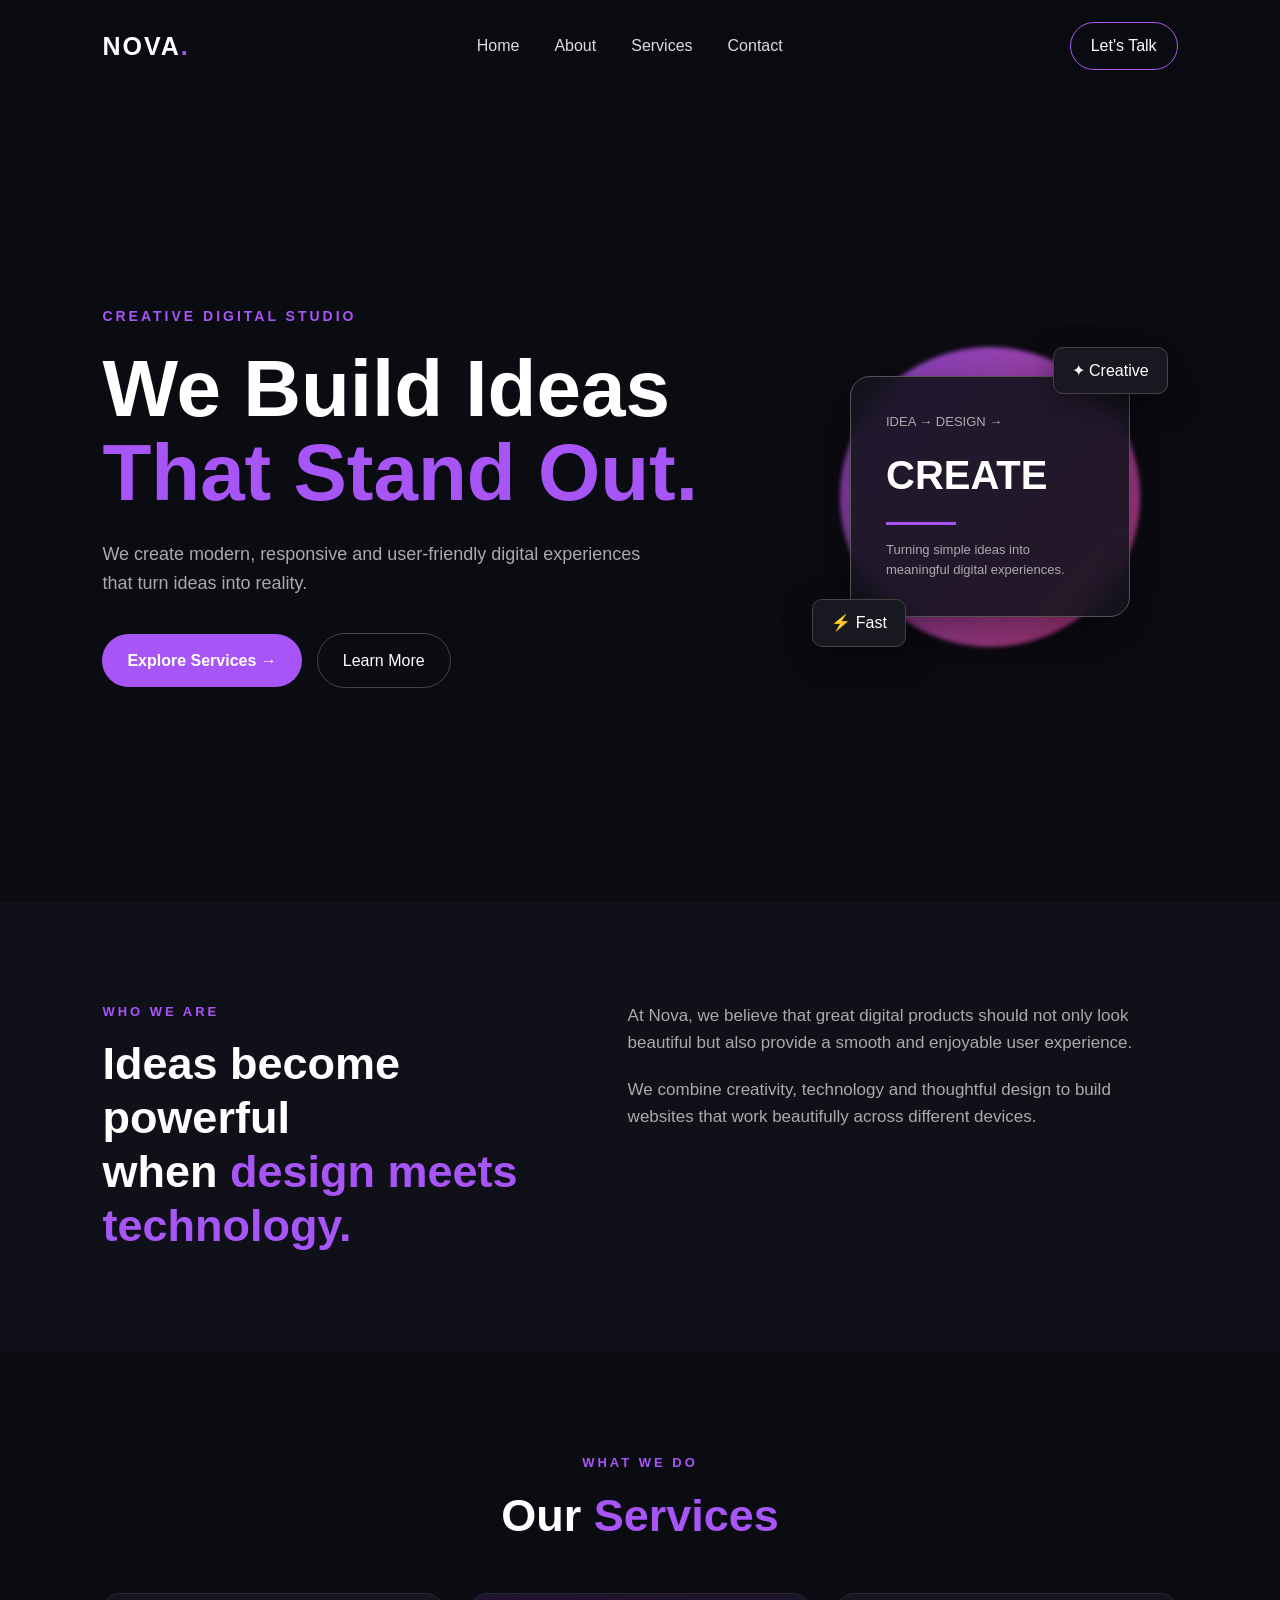
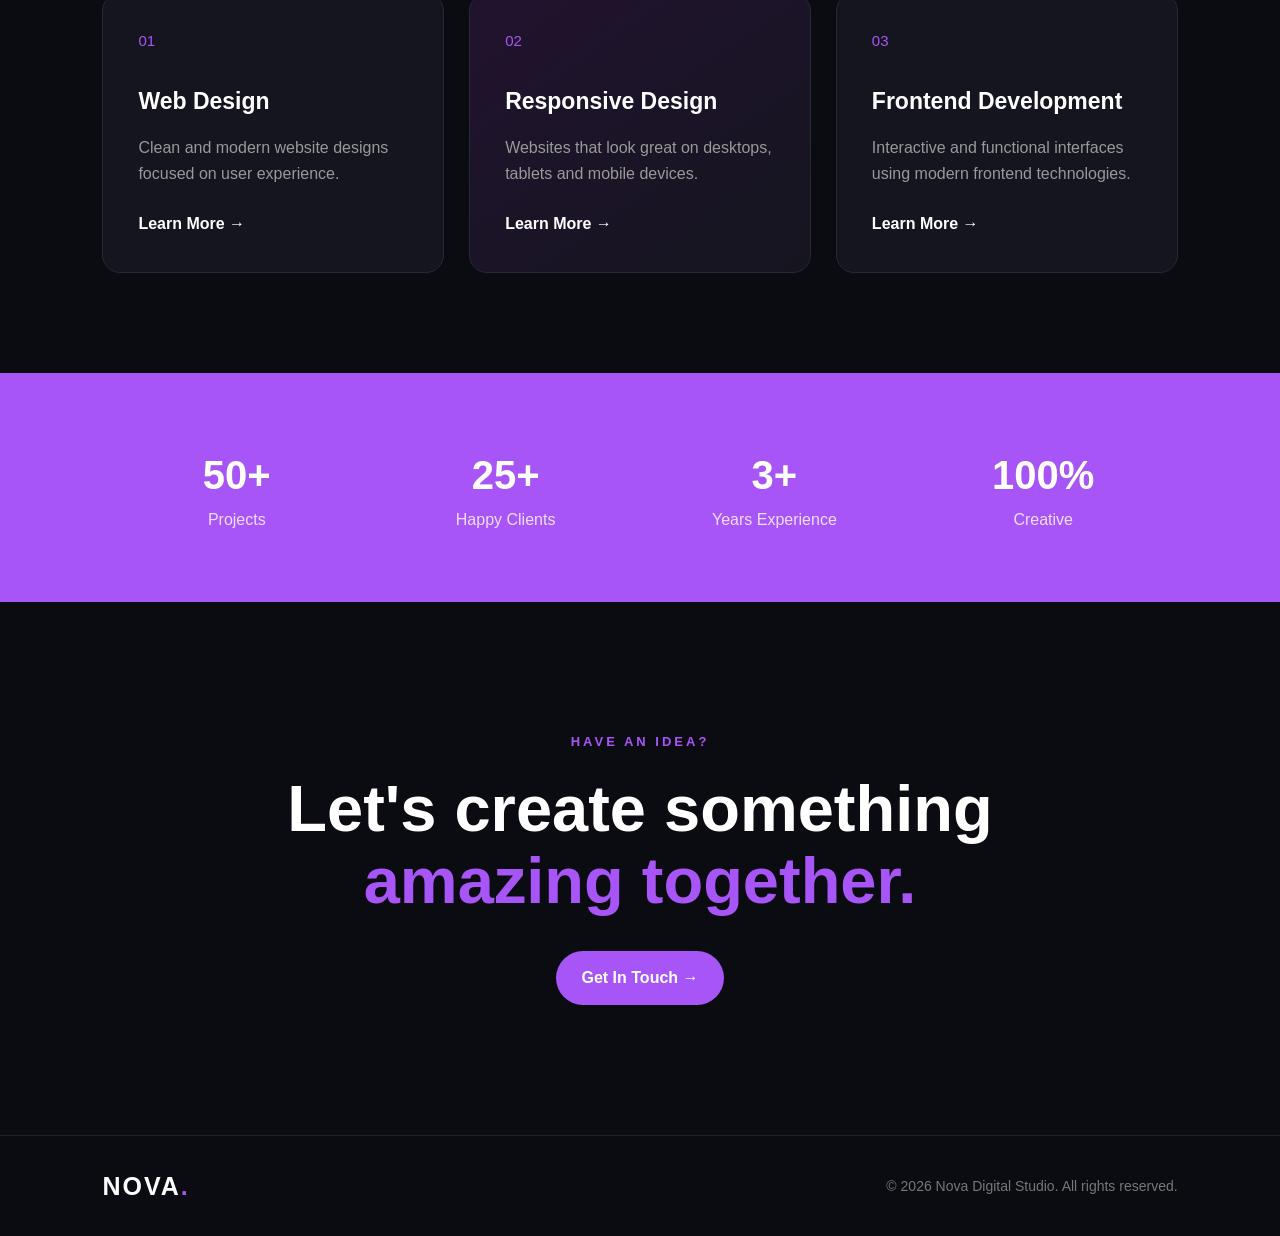
<file: Task-1/index.html>
<!DOCTYPE html>
<html lang="en">

<head>
    <meta charset="UTF-8">
    <meta name="viewport" content="width=device-width, initial-scale=1.0">

    <title>Nova - Creative Digital Studio</title>

    <link rel="stylesheet" href="style.css">
</head>

<body>

    <!-- NAVBAR -->
    <nav class="navbar">

        <div class="logo">
            NOVA<span>.</span>
        </div>

        <ul class="nav-links">
            <li><a href="#home">Home</a></li>
            <li><a href="#about">About</a></li>
            <li><a href="#services">Services</a></li>
            <li><a href="#contact">Contact</a></li>
        </ul>

        <a href="#contact" class="nav-button">Let's Talk</a>

    </nav>


    <!-- HERO SECTION -->
    <section id="home" class="hero">

        <div class="hero-content">

            <p class="small-title">CREATIVE DIGITAL STUDIO</p>

            <h1>
                We Build Ideas
                <span>That Stand Out.</span>
            </h1>

            <p class="hero-text">
                We create modern, responsive and user-friendly
                digital experiences that turn ideas into reality.
            </p>

            <div class="hero-buttons">

                <a href="#services" class="primary-btn">
                    Explore Services →
                </a>

                <a href="#about" class="secondary-btn">
                    Learn More
                </a>

            </div>

        </div>


        <div class="hero-card">

            <div class="circle"></div>

            <div class="floating-card card-one">
                ✦ Creative
            </div>

            <div class="floating-card card-two">
                ⚡ Fast
            </div>

            <div class="main-card">

                <p>IDEA → DESIGN →</p>

                <h2>CREATE</h2>

                <div class="line"></div>

                <p class="card-description">
                    Turning simple ideas into meaningful
                    digital experiences.
                </p>

            </div>

        </div>

    </section>


    <!-- ABOUT SECTION -->
    <section id="about" class="about section">

        <div class="section-heading">

            <p>WHO WE ARE</p>

            <h2>Ideas become powerful<br>
                when <span>design meets technology.</span>
            </h2>

        </div>

        <div class="about-content">

            <p>
                At Nova, we believe that great digital products
                should not only look beautiful but also provide
                a smooth and enjoyable user experience.
            </p>

            <p>
                We combine creativity, technology and
                thoughtful design to build websites that
                work beautifully across different devices.
            </p>

        </div>

    </section>


    <!-- SERVICES SECTION -->
    <section id="services" class="services section">

        <div class="section-heading center">

            <p>WHAT WE DO</p>

            <h2>Our <span>Services</span></h2>

        </div>


        <div class="service-container">

            <div class="service-card">

                <div class="icon">01</div>

                <h3>Web Design</h3>

                <p>
                    Clean and modern website designs
                    focused on user experience.
                </p>

                <a href="#">Learn More →</a>

            </div>


            <div class="service-card featured">

                <div class="icon">02</div>

                <h3>Responsive Design</h3>

                <p>
                    Websites that look great on
                    desktops, tablets and mobile devices.
                </p>

                <a href="#">Learn More →</a>

            </div>


            <div class="service-card">

                <div class="icon">03</div>

                <h3>Frontend Development</h3>

                <p>
                    Interactive and functional interfaces
                    using modern frontend technologies.
                </p>

                <a href="#">Learn More →</a>

            </div>

        </div>

    </section>


    <!-- STATS SECTION -->
    <section class="stats">

        <div>
            <h2>50+</h2>
            <p>Projects</p>
        </div>

        <div>
            <h2>25+</h2>
            <p>Happy Clients</p>
        </div>

        <div>
            <h2>3+</h2>
            <p>Years Experience</p>
        </div>

        <div>
            <h2>100%</h2>
            <p>Creative</p>
        </div>

    </section>


    <!-- CONTACT SECTION -->
    <section id="contact" class="contact section">

        <p>HAVE AN IDEA?</p>

        <h2>Let's create something<br>
            <span>amazing together.</span>
        </h2>

        <a href="mailto:hello@nova.com" class="primary-btn">
            Get In Touch →
        </a>

    </section>


    <!-- FOOTER -->
    <footer>

        <div class="logo">
            NOVA<span>.</span>
        </div>

        <p>© 2026 Nova Digital Studio. All rights reserved.</p>

    </footer>


</body>

</html>
</file>
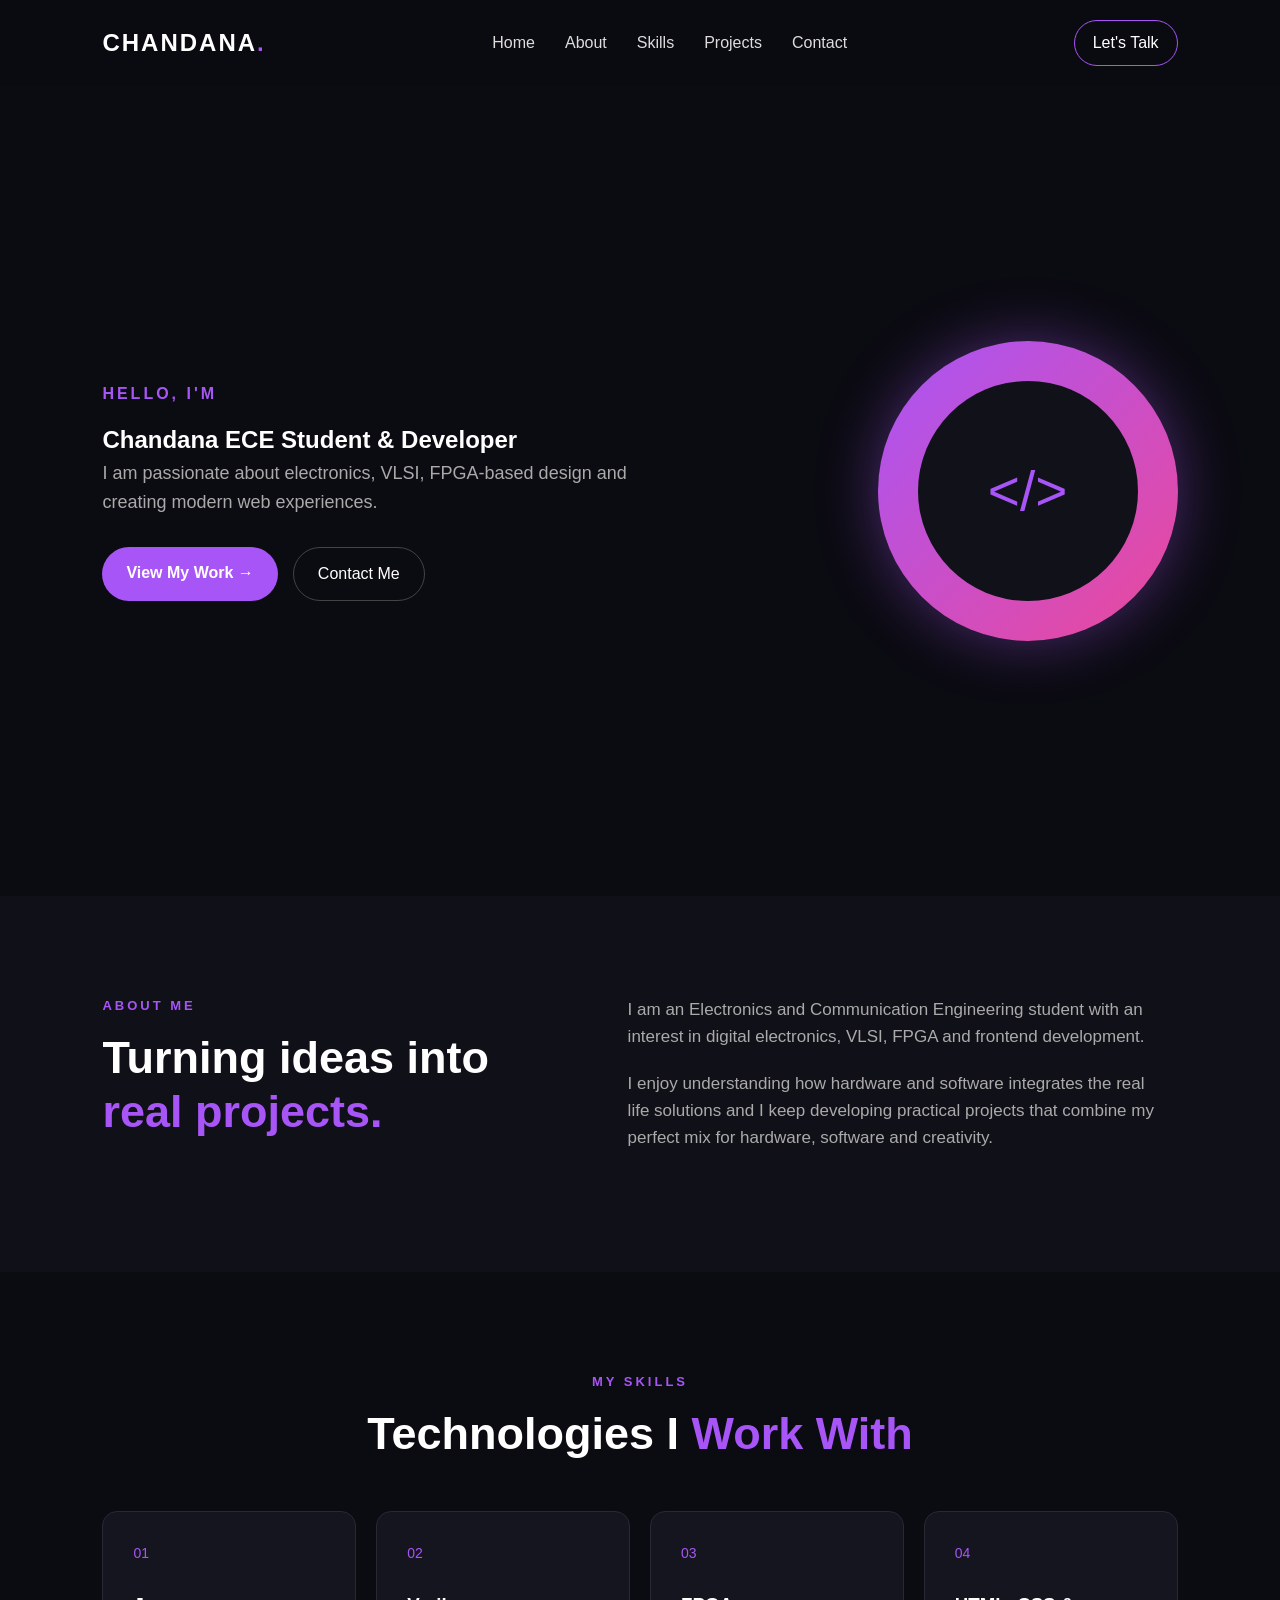
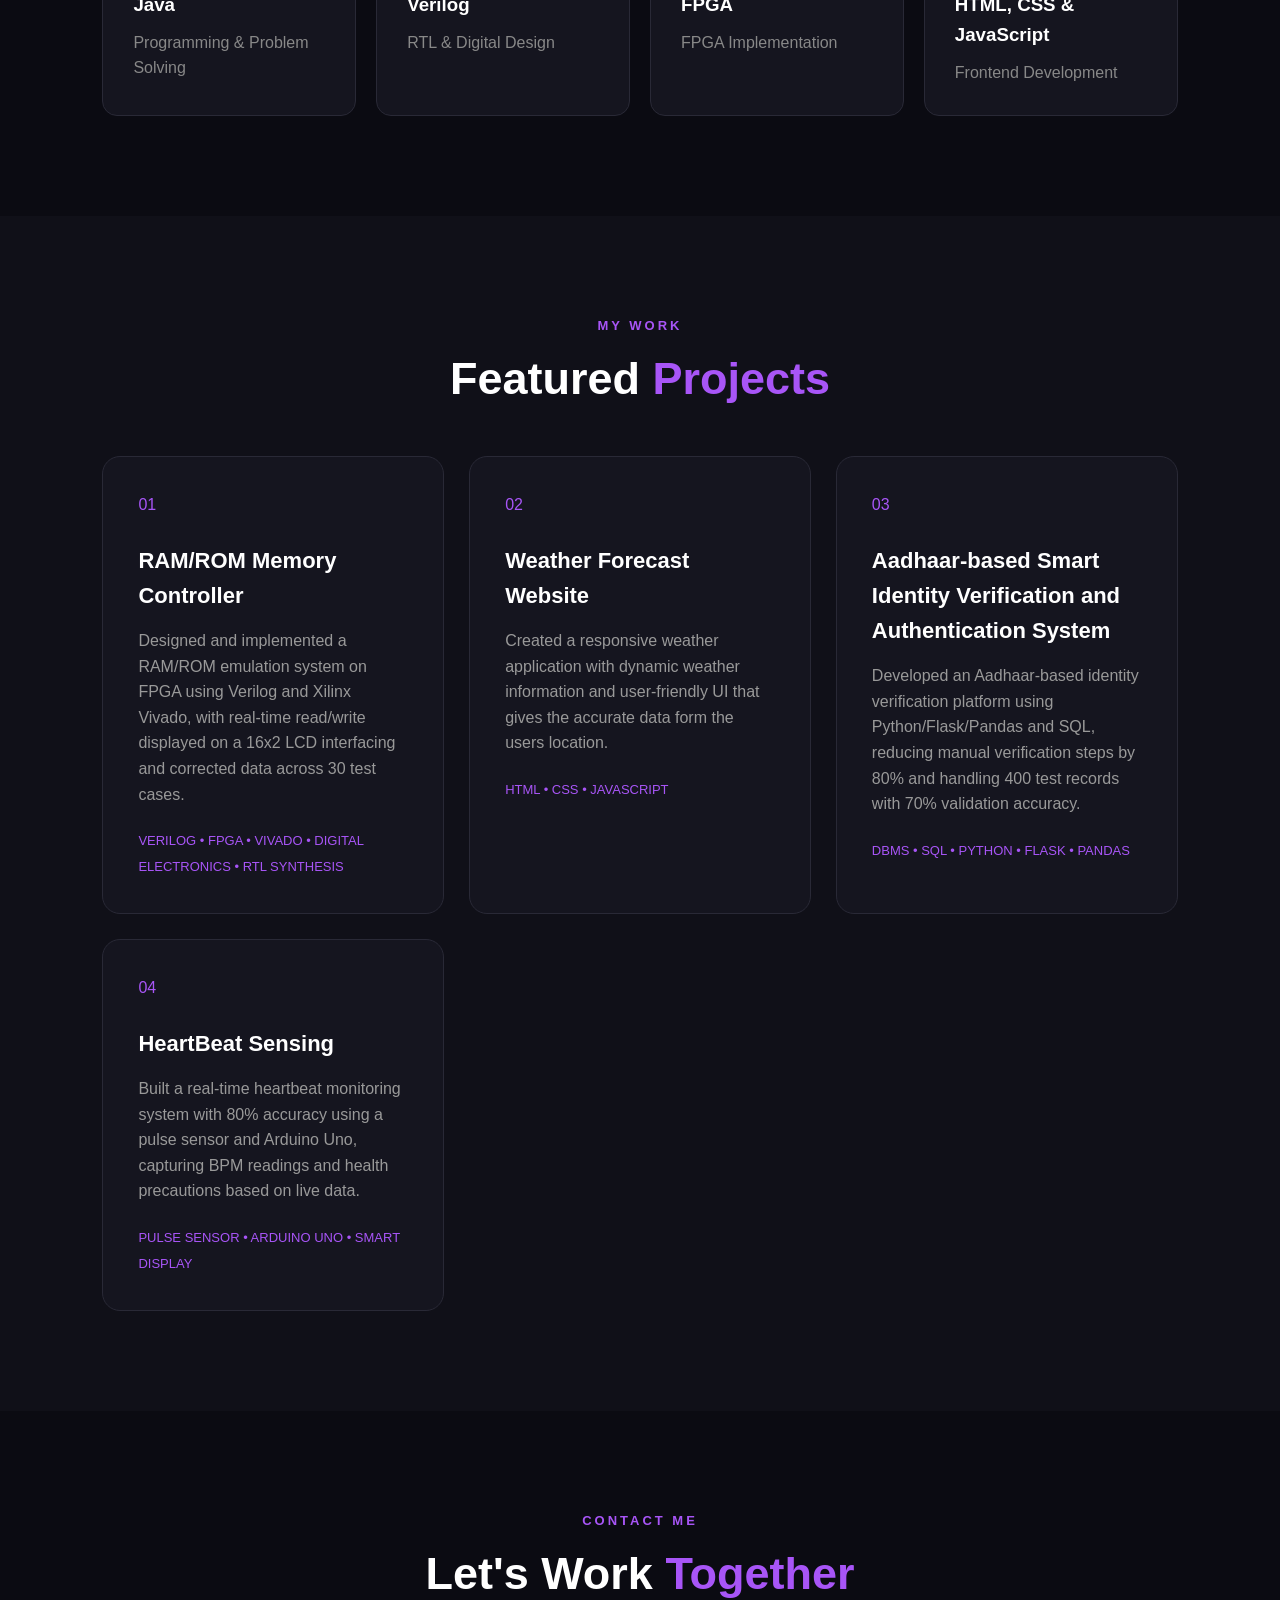
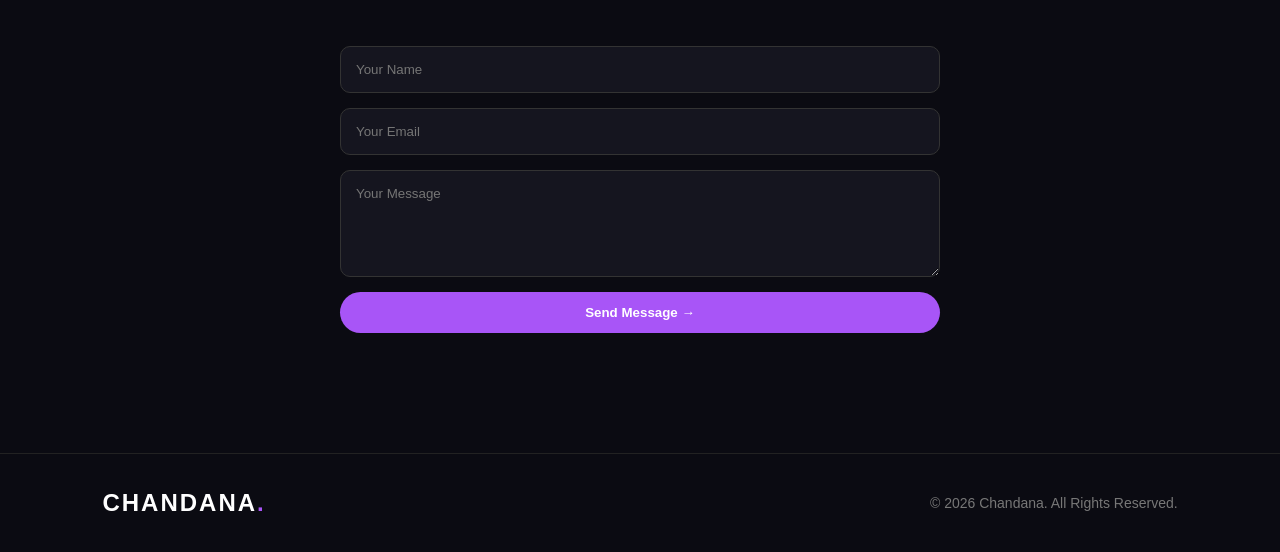
<file: Task-2/index.html>
<!DOCTYPE html>
<html lang="en">

<head>
    <meta charset="UTF-8">
    <meta name="viewport" content="width=device-width, initial-scale=1.0">

    <title>Chandana | Portfolio</title>

    <link rel="stylesheet" href="style.css">
</head>

<body>

    <!-- NAVBAR -->
    <nav class="navbar">

        <div class="logo">
            CHANDANA<span>.</span>
        </div>

        <ul class="nav-links">
            <li><a href="#home">Home</a></li>
            <li><a href="#about">About</a></li>
            <li><a href="#skills">Skills</a></li>
            <li><a href="#projects">Projects</a></li>
            <li><a href="#contact">Contact</a></li>
        </ul>

        <a href="#contact" class="nav-btn">Let's Talk</a>

    </nav>


    <!-- HERO -->
    <section id="home" class="hero">

        <div class="hero-content">

            <p class="intro">HELLO, I'M</p>

            <h2>
                Chandana
                <span>ECE Student & Developer</span>
            </h2>

            <p class="hero-text">
                I am passionate about electronics, VLSI, FPGA-based
                design and creating modern web experiences.
            </p>

            <div class="hero-buttons">

                <a href="#projects" class="primary-btn">
                    View My Work →
                </a>

                <a href="#contact" class="secondary-btn">
                    Contact Me
                </a>

            </div>

        </div>


        <div class="hero-image">

            <div class="profile-circle">
                <div class="code-symbol">&lt;/&gt;</div>
            </div>

        </div>

    </section>


    <!-- ABOUT -->
    <section id="about" class="section about">

        <div class="section-title">
            <p>ABOUT ME</p>

            <h2>
                Turning ideas into
                <span>real projects.</span>
            </h2>
        </div>

        <div class="about-text">

            <p>
                I am an Electronics and Communication Engineering
                student with an interest in digital electronics,
                VLSI, FPGA and frontend development.
            </p>

            <p>
                I enjoy understanding how hardware and software integrates the real<br>life solutions
                and I keep developing practical projects that combine my perfect mix for hardware,
                software and creativity.
            </p>

        </div>

    </section>


    <!-- SKILLS -->
    <section id="skills" class="section skills-section">

        <div class="section-title center">

            <p>MY SKILLS</p>

            <h2>Technologies I <span>Work With</span></h2>

        </div>


        <div class="skills-container">

            <div class="skill-card">
                <div class="skill-icon">01</div>
                <h3>Java</h3>
                <p>Programming & Problem Solving</p>
            </div>

            <div class="skill-card">
                <div class="skill-icon">02</div>
                <h3>Verilog</h3>
                <p>RTL & Digital Design</p>
            </div>

            <div class="skill-card">
                <div class="skill-icon">03</div>
                <h3>FPGA</h3>
                <p>FPGA Implementation</p>
            </div>

            <div class="skill-card">
                <div class="skill-icon">04</div>
                <h3>HTML, CSS & JavaScript</h3>
                <p>Frontend Development</p>
            </div>

        </div>

    </section>


    <!-- PROJECTS -->
    <section id="projects" class="section projects">

        <div class="section-title center">

            <p>MY WORK</p>

            <h2>Featured <span>Projects</span></h2>

        </div>


        <div class="project-container">

            <div class="project-card">

                <div class="project-number">01</div>

                <h3>RAM/ROM Memory Controller</h3>

                <p>
                    Designed and implemented a RAM/ROM emulation system on FPGA using Verilog and Xilinx Vivado, with real-time read/write displayed on a 16x2 LCD interfacing and corrected data across 30 test cases.
                </p>

                <span>VERILOG • FPGA • VIVADO • DIGITAL ELECTRONICS • RTL SYNTHESIS</span>

            </div>


            <div class="project-card">

                <div class="project-number">02</div>

                <h3>Weather Forecast Website</h3>

                <p>
                    Created a responsive weather application with
                    dynamic weather information and user-friendly UI that gives the accurate data form the users location.
                </p>

                <span>HTML • CSS • JAVASCRIPT</span>

            </div>


            <div class="project-card">

                <div class="project-number">03</div>

                <h3>Aadhaar-based Smart Identity Verification and Authentication System</h3>

                <p>
                    Developed an Aadhaar-based identity verification platform using Python/Flask/Pandas and SQL, reducing manual verification steps by 80% and handling 400 test records with 70% validation accuracy.
                </p>

                <span>DBMS • SQL • PYTHON • FLASK • PANDAS</span>

            </div>

            <div class="project-card">

                <div class="project-number">04</div>

                <h3>HeartBeat Sensing</h3>

                <p>
                    Built a real-time heartbeat monitoring system with 80% accuracy using a pulse sensor and Arduino Uno, capturing BPM readings and health precautions based on live data.
                </p>

                <span>PULSE SENSOR • ARDUINO UNO • SMART DISPLAY</span>

            </div>


        </div>

    </section>


    <!-- CONTACT -->
    <section id="contact" class="section contact">

        <div class="section-title center">

            <p>CONTACT ME</p>

            <h2>Let's Work <span>Together</span></h2>

        </div>


        <form id="contactForm">

            <input
                type="text"
                id="name"
                placeholder="Your Name"
                required
            >

            <input
                type="email"
                id="email"
                placeholder="Your Email"
                required
            >

            <textarea
                id="message"
                placeholder="Your Message"
                rows="5"
                required
            ></textarea>

            <button type="submit" class="primary-btn">
                Send Message →
            </button>

        </form>

        <p id="formMessage"></p>

    </section>


    <!-- FOOTER -->
    <footer>

        <div class="logo">
            CHANDANA<span>.</span>
        </div>

        <p>
            © 2026 Chandana. All Rights Reserved.
        </p>

    </footer>


    <script src="script.js"></script>

</body>

</html>
</file>
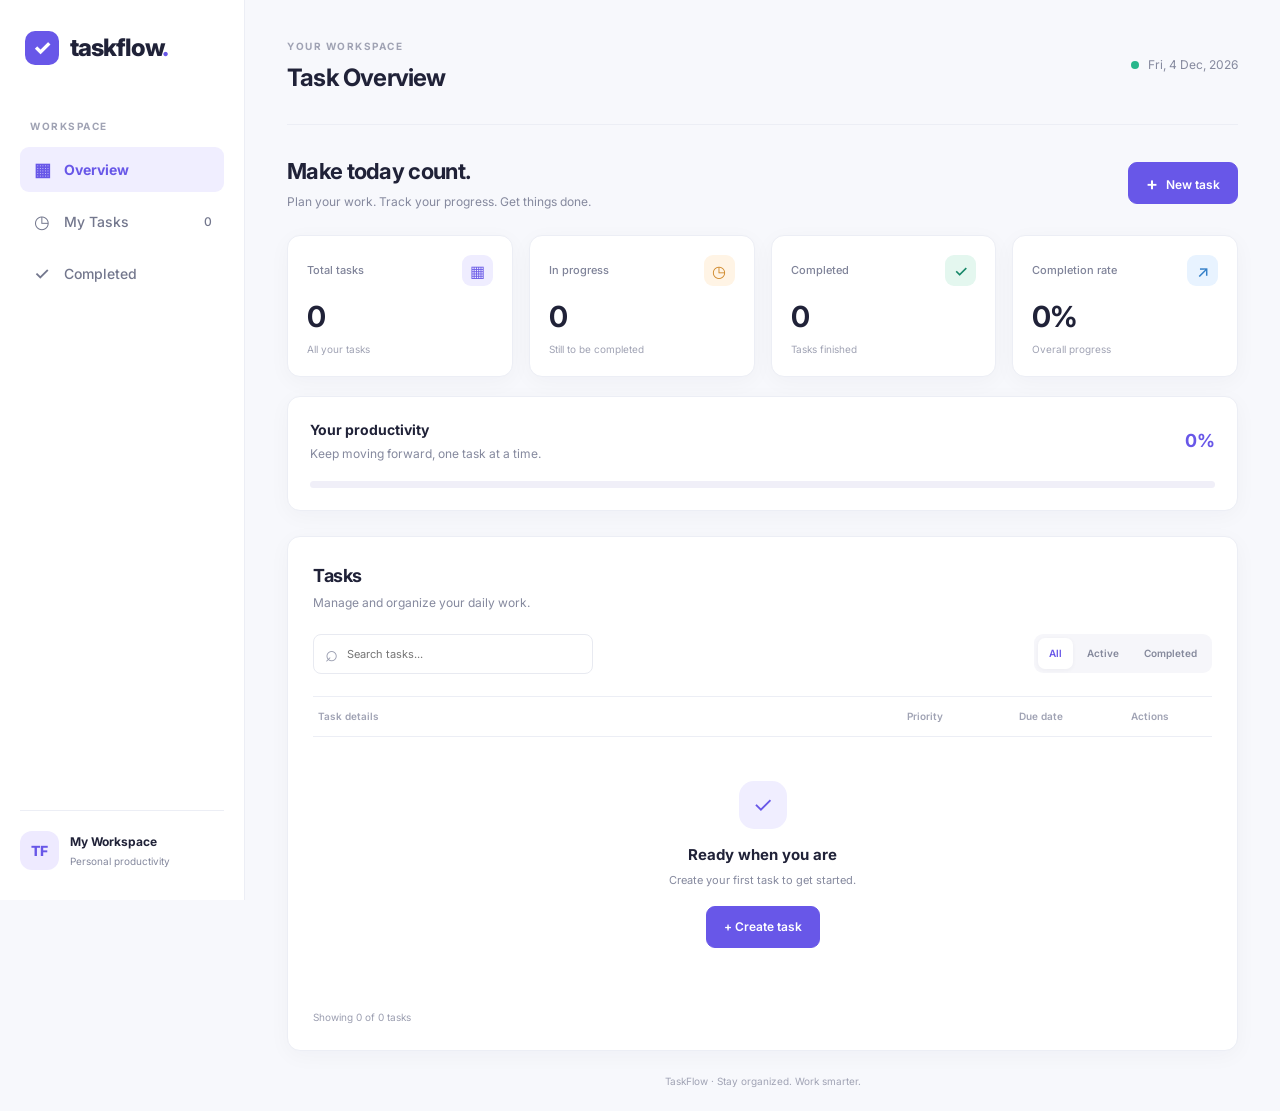
<file: Task-3/index.html>
<!DOCTYPE html>
<html lang="en">
<head>
    <meta charset="UTF-8">
    <meta name="viewport" content="width=device-width, initial-scale=1.0">
    <meta name="theme-color" content="#f7f8fc">
    <title>TaskFlow — Task Management</title>
    <link rel="stylesheet" href="style.css">
    <script src="script.js" defer></script>
</head>
<body>
    <div class="app-shell">
        <aside class="sidebar">
            <a class="brand" href="#" aria-label="TaskFlow home">
                <span class="brand-icon">✓</span>
                <span>taskflow<span class="brand-dot">.</span></span>
            </a>

            <p class="nav-label">WORKSPACE</p>
            <nav class="navigation">
                <button class="nav-item active" data-view="all">
                    <span>▦</span> Overview
                </button>
                <button class="nav-item" data-view="active">
                    <span>◷</span> My Tasks
                    <span class="nav-count" id="sidebarPending">0</span>
                </button>
                <button class="nav-item" data-view="completed">
                    <span>✓</span> Completed
                </button>
            </nav>

            <div class="sidebar-bottom">
                <div class="profile-avatar">TF</div>
                <div class="profile-info">
                    <strong>My Workspace</strong>
                    <span>Personal productivity</span>
                </div>
            </div>
        </aside>

        <main class="main-content">
            <header class="topbar">
                <div>
                    <span class="eyebrow">YOUR WORKSPACE</span>
                    <h1>Task Overview</h1>
                </div>
                <div class="topbar-right">
                    <span class="status-dot"></span>
                    <span class="today-label" id="todayLabel"></span>
                </div>
            </header>

            <section class="welcome-row">
                <div>
                    <h2>Make today count.</h2>
                    <p>Plan your work. Track your progress. Get things done.</p>
                </div>
                <button class="primary-btn" id="openTaskForm">
                    <span>+</span> New task
                </button>
            </section>

            <section class="stats-grid" aria-label="Task statistics">
                <article class="stat-card">
                    <div class="stat-top">
                        <span>Total tasks</span>
                        <span class="stat-icon purple">▦</span>
                    </div>
                    <strong id="totalCount">0</strong>
                    <p>All your tasks</p>
                </article>

                <article class="stat-card">
                    <div class="stat-top">
                        <span>In progress</span>
                        <span class="stat-icon orange">◷</span>
                    </div>
                    <strong id="activeCount">0</strong>
                    <p>Still to be completed</p>
                </article>

                <article class="stat-card">
                    <div class="stat-top">
                        <span>Completed</span>
                        <span class="stat-icon green">✓</span>
                    </div>
                    <strong id="completedCount">0</strong>
                    <p>Tasks finished</p>
                </article>

                <article class="stat-card">
                    <div class="stat-top">
                        <span>Completion rate</span>
                        <span class="stat-icon blue">↗</span>
                    </div>
                    <strong id="completionRate">0%</strong>
                    <p>Overall progress</p>
                </article>
            </section>

            <section class="progress-card">
                <div class="progress-heading">
                    <div>
                        <h3>Your productivity</h3>
                        <p>Keep moving forward, one task at a time.</p>
                    </div>
                    <strong id="progressLabel">0%</strong>
                </div>
                <div class="progress-track">
                    <div class="progress-fill" id="progressFill"></div>
                </div>
            </section>

            <section class="tasks-panel" id="tasksSection">
                <div class="panel-heading">
                    <div>
                        <h2>Tasks</h2>
                        <p>Manage and organize your daily work.</p>
                    </div>
                </div>

                <form id="taskForm" class="task-form" hidden>
                    <h3 id="formTitle">Create a new task</h3>

                    <label for="taskInput">Task name</label>
                    <input
                        id="taskInput"
                        type="text"
                        maxlength="150"
                        placeholder="e.g. Complete project documentation"
                        required
                    >

                    <div class="form-row">
                        <div class="form-field">
                            <label for="taskPriority">Priority</label>
                            <select id="taskPriority">
                                <option value="low">Low</option>
                                <option value="medium" selected>Medium</option>
                                <option value="high">High</option>
                            </select>
                        </div>

                        <div class="form-field">
                            <label for="taskDueDate">Due date</label>
                            <input id="taskDueDate" type="date">
                        </div>
                    </div>

                    <div class="form-actions">
                        <button type="button" class="secondary-btn" id="cancelForm">
                            Cancel
                        </button>
                        <button type="submit" class="primary-btn" id="saveTaskBtn">
                            Save task
                        </button>
                    </div>
                </form>

                <div class="toolbar">
                    <div class="search-box">
                        <span>⌕</span>
                        <input
                            id="searchInput"
                            type="search"
                            placeholder="Search tasks..."
                            aria-label="Search tasks"
                        >
                    </div>

                    <div class="filter-group" aria-label="Filter tasks">
                        <button class="filter-btn active" data-filter="all">All</button>
                        <button class="filter-btn" data-filter="active">Active</button>
                        <button class="filter-btn" data-filter="completed">Completed</button>
                    </div>
                </div>

                <div class="task-list-header">
                    <span>Task details</span>
                    <span>Priority</span>
                    <span>Due date</span>
                    <span>Actions</span>
                </div>

                <div id="taskList" class="task-list"></div>

                <div id="emptyState" class="empty-state" hidden>
                    <div class="empty-symbol">✓</div>
                    <h3 id="emptyTitle">Ready when you are</h3>
                    <p id="emptyMessage">Create your first task to get started.</p>
                    <button class="primary-btn" id="emptyAddBtn">+ Create task</button>
                </div>

                <footer class="list-footer">
                    <span id="listSummary">Showing 0 tasks</span>
                    <button id="clearCompleted" class="text-btn" hidden>
                        Clear completed
                    </button>
                </footer>
            </section>

            <footer class="page-footer">
                TaskFlow · Stay organized. Work smarter.
            </footer>
        </main>
    </div>

    <div id="toast" class="toast" role="status" aria-live="polite"></div>
</body>
</html>
</file>
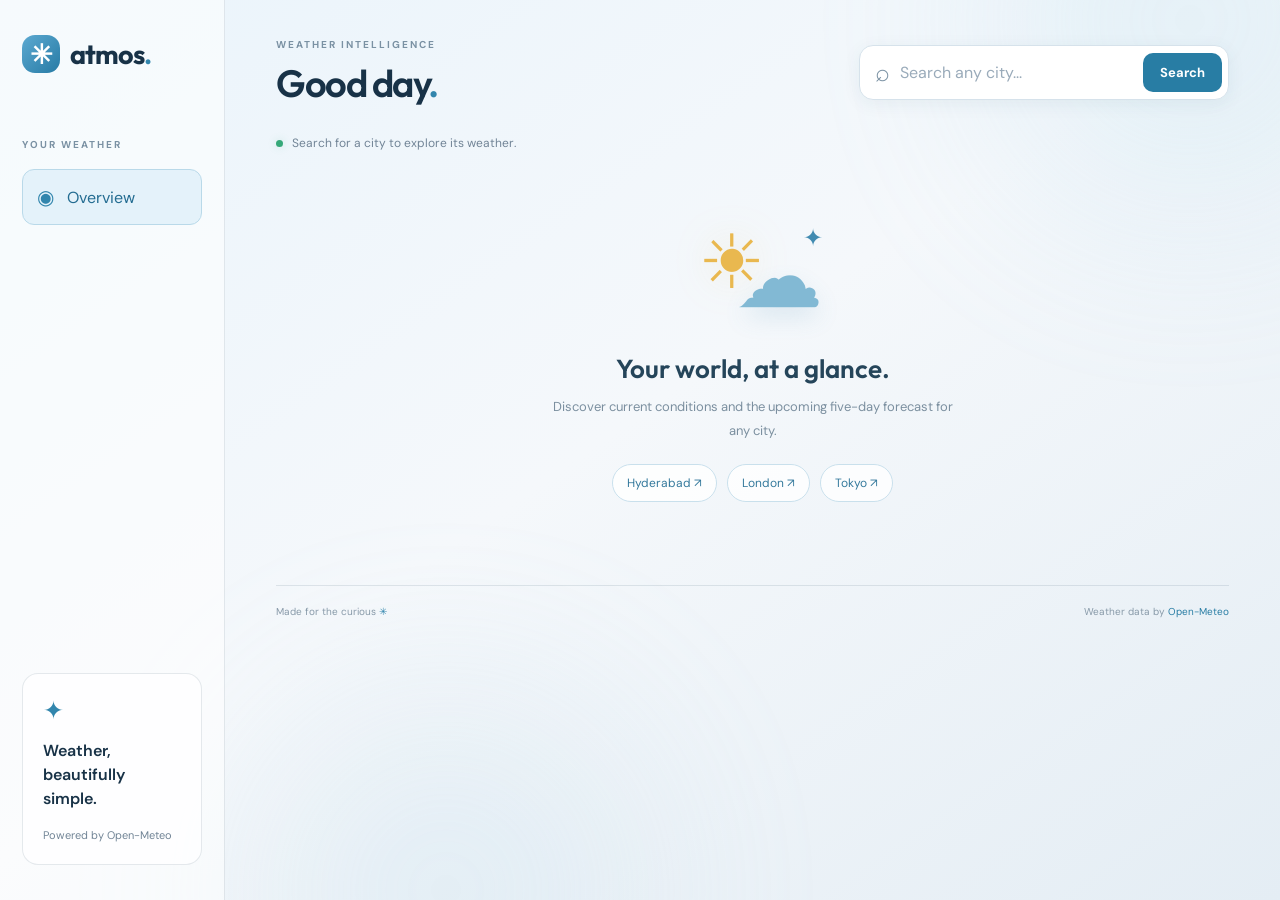
<file: Task-4/index.html>
<!DOCTYPE html>
<html lang="en">
<head>
    <meta charset="UTF-8">
    <meta name="viewport" content="width=device-width, initial-scale=1.0">
    <meta name="theme-color" content="#0b1020">
    <title>Atmos — Weather Dashboard</title>

    <link rel="preconnect" href="https://fonts.googleapis.com">
    <link rel="preconnect" href="https://fonts.gstatic.com" crossorigin>
    <link href="https://fonts.googleapis.com/css2?family=DM+Sans:wght@400;500;600;700&family=Outfit:wght@400;500;600;700;800&display=swap" rel="stylesheet">

    <link rel="stylesheet" href="style.css">
    <script src="script.js" defer></script>
</head>
<body>
    <div class="ambient ambient-one"></div>
    <div class="ambient ambient-two"></div>

    <main class="app-shell">

        <aside class="sidebar">
            <a class="brand" href="#">
                <span class="brand-icon">✳</span>
                <span>atmos<span class="brand-dot">.</span></span>
            </a>

            <p class="side-label">YOUR WEATHER</p>

            <button class="side-link active" type="button">
                <span>◉</span> Overview
            </button>

            <div class="sidebar-bottom">
                <div class="mini-weather">
                    <span>✦</span>
                    <p>Weather, beautifully simple.</p>
                    <small>Powered by Open-Meteo</small>
                </div>
            </div>
        </aside>

        <section class="main-content">
            <header class="topbar">
                <div>
                    <p class="eyebrow">WEATHER INTELLIGENCE</p>
                    <h1>Good day<span class="accent">.</span></h1>
                </div>

                <form id="search-form" class="search-form">
                    <span class="search-icon">⌕</span>
                    <input
                        id="city-input"
                        type="search"
                        placeholder="Search any city..."
                        aria-label="Search city"
                        required
                    >
                    <button id="search-btn" type="submit">Search</button>
                </form>
            </header>

            <div class="status-line">
                <span class="live-dot"></span>
                <span id="message" role="status" aria-live="polite">
                    Search for a city to explore its weather.
                </span>
            </div>

            <section id="weather-section" class="hidden">

                <article class="hero-card">
                    <div class="hero-orb orb-one"></div>
                    <div class="hero-orb orb-two"></div>

                    <div class="hero-top">
                        <div>
                            <span class="pill"><span class="live-dot"></span> CURRENT WEATHER</span>
                            <h2 id="location">Hyderabad, India</h2>
                            <p id="date" class="hero-date">Local time</p>
                        </div>

                        <span id="hero-icon" class="hero-icon">☀️</span>
                    </div>

                    <div class="hero-bottom">
                        <div>
                            <div id="temperature" class="temperature">--°</div>
                            <p id="description" class="weather-description">Clear sky</p>
                            <p class="feels-label">
                                Feels like <strong id="feels-like">--°C</strong>
                            </p>
                        </div>

                        <div class="hero-note">
                            <span class="note-icon">✧</span>
                            <p>Your daily weather snapshot</p>
                            <small>Stay ahead of the weather.</small>
                        </div>
                    </div>
                </article>

                <div class="section-heading">
                    <div>
                        <p class="eyebrow">AT A GLANCE</p>
                        <h2>Today's highlights</h2>
                    </div>
                    <span class="section-count">01 — 04</span>
                </div>

                <div class="highlights-grid">
                    <article class="highlight-card">
                        <div class="card-top">
                            <span class="card-icon humidity-icon">≋</span>
                            <span class="card-label">HUMIDITY</span>
                        </div>
                        <h3 id="humidity">--<small>%</small></h3>
                        <p>Relative humidity</p>
                        <div class="meter"><span id="humidity-meter"></span></div>
                    </article>

                    <article class="highlight-card">
                        <div class="card-top">
                            <span class="card-icon wind-icon">↗</span>
                            <span class="card-label">WIND SPEED</span>
                        </div>
                        <h3 id="wind">--<small> km/h</small></h3>
                        <p>Wind at 10 metres</p>
                        <div class="meter"><span id="wind-meter"></span></div>
                    </article>

                    <article class="highlight-card">
                        <div class="card-top">
                            <span class="card-icon rain-icon">⌁</span>
                            <span class="card-label">PRECIPITATION</span>
                        </div>
                        <h3 id="precipitation">--<small> mm</small></h3>
                        <p>Current precipitation</p>
                        <div class="meter"><span id="rain-meter"></span></div>
                    </article>

                    <article class="highlight-card">
                        <div class="card-top">
                            <span class="card-icon temp-icon">⌁</span>
                            <span class="card-label">CONDITIONS</span>
                        </div>
                        <h3 id="condition-short">--</h3>
                        <p id="condition-note">Current conditions</p>
                        <div class="condition-tag">LIVE WEATHER</div>
                    </article>
                </div>

                <div class="section-heading forecast-heading">
                    <div>
                        <p class="eyebrow">PLAN AHEAD</p>
                        <h2>5-day forecast</h2>
                    </div>
                    <span class="forecast-caption">Daily outlook</span>
                </div>

                <div id="forecast-grid" class="forecast-grid"></div>

            </section>

            <section id="empty-state" class="empty-state">
                <div class="empty-art">
                    <span class="empty-sun">☀</span>
                    <span class="empty-cloud">☁</span>
                    <span class="empty-spark">✦</span>
                </div>
                <h2>Your world, at a glance.</h2>
                <p>Discover current conditions and the upcoming five-day forecast for any city.</p>
                <div class="suggestions">
                    <button type="button" class="city-chip" data-city="Hyderabad">Hyderabad ↗</button>
                    <button type="button" class="city-chip" data-city="London">London ↗</button>
                    <button type="button" class="city-chip" data-city="Tokyo">Tokyo ↗</button>
                </div>
            </section>

            <footer class="footer">
                <span>Made for the curious <span class="accent">✳</span></span>
                <span>Weather data by <a href="https://open-meteo.com/" target="_blank" rel="noopener noreferrer">Open-Meteo</a></span>
            </footer>
        </section>
    </main>
</body>
</html>
</file>
<file: Task-1/style.css>
/* =========================
   BASIC RESET
========================= */

* {
    margin: 0;
    padding: 0;
    box-sizing: border-box;
}


html {
    scroll-behavior: smooth;
}


body {
    font-family: Arial, sans-serif;
    background: #0b0b12;
    color: white;
    line-height: 1.6;
}


/* =========================
   NAVBAR
========================= */

.navbar {
    width: 100%;

    display: flex;
    justify-content: space-between;
    align-items: center;

    padding: 22px 8%;

    position: sticky;
    top: 0;

    background: rgba(11, 11, 18, 0.95);

    z-index: 1000;
}


.logo {
    font-size: 25px;
    font-weight: bold;
    letter-spacing: 2px;
}


.logo span {
    color: #a855f7;
}


.nav-links {
    display: flex;
    gap: 35px;

    list-style: none;
}


.nav-links a {
    color: #ddd;
    text-decoration: none;

    transition: 0.3s;
}


.nav-links a:hover {
    color: #a855f7;
}


.nav-button {
    text-decoration: none;

    color: white;

    padding: 10px 20px;

    border: 1px solid #a855f7;
    border-radius: 25px;

    transition: 0.3s;
}


.nav-button:hover {
    background: #a855f7;
}


/* =========================
   HERO
========================= */

.hero {
    min-height: 90vh;

    display: flex;
    align-items: center;
    justify-content: space-between;

    padding: 70px 8%;

    gap: 50px;
}


.hero-content {
    max-width: 650px;
}


.small-title {
    color: #a855f7;

    font-size: 14px;
    font-weight: bold;

    letter-spacing: 3px;

    margin-bottom: 20px;
}


.hero h1 {
    font-size: clamp(45px, 7vw, 80px);

    line-height: 1.05;

    margin-bottom: 25px;
}


.hero h1 span {
    color: #a855f7;
}


.hero-text {
    color: #aaa;

    font-size: 18px;

    max-width: 550px;

    margin-bottom: 35px;
}


.hero-buttons {
    display: flex;
    gap: 15px;

    align-items: center;
}


.primary-btn {
    display: inline-block;

    padding: 14px 25px;

    background: #a855f7;

    color: white;

    text-decoration: none;

    border-radius: 30px;

    font-weight: bold;

    transition: 0.3s;
}


.primary-btn:hover {
    transform: translateY(-3px);
}


.secondary-btn {
    color: white;

    text-decoration: none;

    padding: 14px 25px;

    border: 1px solid #444;

    border-radius: 30px;
}


/* =========================
   HERO GRAPHIC
========================= */

.hero-card {
    width: 400px;
    height: 400px;

    position: relative;

    display: flex;
    justify-content: center;
    align-items: center;
}


.circle {
    position: absolute;

    width: 300px;
    height: 300px;

    border-radius: 50%;

    background: linear-gradient(
        135deg,
        #a855f7,
        #ec4899
    );

    filter: blur(2px);

    opacity: 0.8;
}


.main-card {
    position: relative;

    width: 280px;

    padding: 35px;

    background: rgba(20, 20, 30, 0.9);

    border: 1px solid #555;

    border-radius: 20px;

    backdrop-filter: blur(10px);

    box-shadow: 0 20px 60px rgba(0, 0, 0, 0.5);
}


.main-card p {
    color: #aaa;
    font-size: 13px;
}


.main-card h2 {
    font-size: 40px;

    margin: 10px 0;
}


.line {
    height: 3px;

    width: 70px;

    background: #a855f7;

    margin: 15px 0;
}


.card-description {
    margin-top: 15px;
}


.floating-card {
    position: absolute;

    padding: 10px 18px;

    background: #181820;

    border: 1px solid #444;

    border-radius: 10px;

    z-index: 2;

    box-shadow: 0 10px 30px rgba(0, 0, 0, 0.4);
}


.card-one {
    top: 50px;
    right: 10px;
}


.card-two {
    bottom: 50px;
    left: 10px;
}


/* =========================
   COMMON SECTION
========================= */

.section {
    padding: 100px 8%;
}


.section-heading p,
.contact > p {
    color: #a855f7;

    font-size: 13px;

    letter-spacing: 3px;

    font-weight: bold;
}


.section-heading h2 {
    font-size: 45px;

    line-height: 1.2;

    margin-top: 15px;
}


.section-heading span,
.contact span {
    color: #a855f7;
}


/* =========================
   ABOUT
========================= */

.about {
    display: flex;

    justify-content: space-between;

    gap: 80px;

    background: #101018;
}


.about-content {
    max-width: 550px;

    color: #aaa;

    font-size: 17px;
}


.about-content p {
    margin-bottom: 20px;
}


/* =========================
   SERVICES
========================= */

.center {
    text-align: center;
}


.service-container {
    display: grid;

    grid-template-columns: repeat(3, 1fr);

    gap: 25px;

    margin-top: 50px;
}


.service-card {
    padding: 35px;

    background: #15151f;

    border: 1px solid #292936;

    border-radius: 18px;

    transition: 0.3s;
}


.service-card:hover {
    transform: translateY(-8px);

    border-color: #a855f7;
}


.service-card.featured {
    background: linear-gradient(
        145deg,
        #21132f,
        #15151f
    );
}


.icon {
    color: #a855f7;

    font-size: 15px;

    margin-bottom: 30px;
}


.service-card h3 {
    font-size: 23px;

    margin-bottom: 15px;
}


.service-card p {
    color: #999;

    margin-bottom: 25px;
}


.service-card a {
    color: white;

    text-decoration: none;

    font-weight: bold;
}


/* =========================
   STATS
========================= */

.stats {
    padding: 70px 8%;

    display: grid;

    grid-template-columns: repeat(4, 1fr);

    text-align: center;

    background: #a855f7;
}


.stats h2 {
    font-size: 40px;
}


.stats p {
    opacity: 0.8;
}


/* =========================
   CONTACT
========================= */

.contact {
    text-align: center;

    padding: 130px 20px;
}


.contact h2 {
    font-size: clamp(40px, 6vw, 65px);

    line-height: 1.1;

    margin: 20px 0 35px;
}


/* =========================
   FOOTER
========================= */

footer {
    padding: 30px 8%;

    border-top: 1px solid #222;

    display: flex;

    justify-content: space-between;

    align-items: center;
}


footer p {
    color: #777;

    font-size: 14px;
}


/* =========================
   RESPONSIVE DESIGN
========================= */

@media (max-width: 900px) {

    .hero {
        flex-direction: column;

        text-align: center;

        padding-top: 80px;
    }


    .hero-text {
        margin-left: auto;
        margin-right: auto;
    }


    .hero-buttons {
        justify-content: center;
    }


    .about {
        flex-direction: column;

        gap: 40px;
    }


    .service-container {
        grid-template-columns: 1fr;
    }


    .stats {
        grid-template-columns: repeat(2, 1fr);

        gap: 30px;
    }

}


@media (max-width: 650px) {

    .navbar {
        flex-direction: column;

        gap: 20px;
    }


    .nav-links {
        gap: 15px;

        flex-wrap: wrap;

        justify-content: center;
    }


    .nav-button {
        display: none;
    }


    .hero {
        min-height: auto;

        padding-top: 60px;
    }


    .hero-card {
        width: 100%;

        height: 350px;
    }


    .hero h1 {
        font-size: 45px;
    }


    .hero-buttons {
        flex-direction: column;
    }


    .primary-btn,
    .secondary-btn {
        width: 100%;

        text-align: center;
    }


    .section-heading h2 {
        font-size: 35px;
    }


    .stats {
        grid-template-columns: 1fr 1fr;
    }


    footer {
        flex-direction: column;

        gap: 15px;

        text-align: center;
    }

}
</file>
<file: Task-2/style.css>
/* =========================
   RESET
========================= */

* {
    margin: 0;
    padding: 0;
    box-sizing: border-box;
}


html {
    scroll-behavior: smooth;
}


body {
    font-family: Arial, sans-serif;

    background: #0b0b12;

    color: white;

    line-height: 1.6;
}


/* =========================
   NAVBAR
========================= */

.navbar {
    position: sticky;

    top: 0;

    z-index: 1000;

    display: flex;

    justify-content: space-between;

    align-items: center;

    padding: 20px 8%;

    background: rgba(11, 11, 18, 0.95);
}


.logo {
    font-size: 24px;

    font-weight: bold;

    letter-spacing: 2px;
}


.logo span {
    color: #a855f7;
}


.nav-links {
    display: flex;

    gap: 30px;

    list-style: none;
}


.nav-links a {
    color: #ddd;

    text-decoration: none;

    transition: 0.3s;
}


.nav-links a:hover {
    color: #a855f7;
}


.nav-btn {
    color: white;

    text-decoration: none;

    border: 1px solid #a855f7;

    padding: 9px 18px;

    border-radius: 25px;

    transition: 0.3s;
}


.nav-btn:hover {
    background: #a855f7;
}


/* =========================
   HERO
========================= */

.hero {
    min-height: 90vh;

    display: flex;

    align-items: center;

    justify-content: space-between;

    padding: 70px 8%;

    gap: 50px;
}


.hero-content {
    max-width: 650px;
}


.intro {
    color: #a855f7;

    letter-spacing: 3px;

    font-weight: bold;

    margin-bottom: 15px;
}


.hero h1 {
    font-size: clamp(45px, 7vw, 75px);

    line-height: 1.05;

    margin-bottom: 25px;
}


.hero h1 span {
    display: block;

    color: #a855f7;

    font-size: 0.55em;

    margin-top: 15px;
}


.hero-text {
    color: #aaa;

    font-size: 18px;

    max-width: 550px;

    margin-bottom: 30px;
}


.hero-buttons {
    display: flex;

    gap: 15px;
}


.primary-btn {
    display: inline-block;

    border: none;

    padding: 13px 24px;

    background: #a855f7;

    color: white;

    text-decoration: none;

    border-radius: 30px;

    font-weight: bold;

    cursor: pointer;

    transition: 0.3s;
}


.primary-btn:hover {
    transform: translateY(-4px);
}


.secondary-btn {
    padding: 13px 24px;

    color: white;

    border: 1px solid #444;

    border-radius: 30px;

    text-decoration: none;
}


/* =========================
   HERO GRAPHIC
========================= */

.hero-image {
    display: flex;

    justify-content: center;

    align-items: center;
}


.profile-circle {
    width: 300px;

    height: 300px;

    border-radius: 50%;

    display: flex;

    justify-content: center;

    align-items: center;

    background: linear-gradient(
        135deg,
        #a855f7,
        #ec4899
    );

    box-shadow:
        0 0 60px rgba(168, 85, 247, 0.4);
}


.code-symbol {
    width: 220px;

    height: 220px;

    border-radius: 50%;

    display: flex;

    justify-content: center;

    align-items: center;

    background: #11111a;

    font-size: 55px;

    color: #a855f7;
}


/* =========================
   COMMON SECTION
========================= */

.section {
    padding: 100px 8%;
}


.section-title p {
    color: #a855f7;

    font-size: 13px;

    letter-spacing: 3px;

    font-weight: bold;
}


.section-title h2 {
    font-size: 45px;

    line-height: 1.2;

    margin-top: 15px;
}


.section-title span {
    color: #a855f7;
}


.center {
    text-align: center;
}


/* =========================
   ABOUT
========================= */

.about {
    display: flex;

    justify-content: space-between;

    gap: 70px;

    background: #101018;
}


.about-text {
    max-width: 550px;

    color: #aaa;

    font-size: 17px;
}


.about-text p {
    margin-bottom: 20px;
}


/* =========================
   SKILLS
========================= */

.skills-section {
    background: #0b0b12;
}


.skills-container {
    display: grid;

    grid-template-columns: repeat(4, 1fr);

    gap: 20px;

    margin-top: 50px;
}


.skill-card {
    padding: 30px;

    background: #15151f;

    border: 1px solid #292936;

    border-radius: 15px;

    transition: 0.3s;
}


.skill-card:hover {
    transform: translateY(-8px);

    border-color: #a855f7;
}


.skill-icon {
    color: #a855f7;

    font-size: 14px;

    margin-bottom: 25px;
}


.skill-card h3 {
    margin-bottom: 10px;
}


.skill-card p {
    color: #888;
}


/* =========================
   PROJECTS
========================= */

.projects {
    background: #101018;
}


.project-container {
    display: grid;

    grid-template-columns: repeat(3, 1fr);

    gap: 25px;

    margin-top: 50px;
}


.project-card {
    padding: 35px;

    background: #15151f;

    border: 1px solid #292936;

    border-radius: 18px;

    transition: 0.3s;
}


.project-card:hover {
    transform: translateY(-8px);

    border-color: #a855f7;
}


.project-number {
    color: #a855f7;

    margin-bottom: 25px;
}


.project-card h3 {
    font-size: 22px;

    margin-bottom: 15px;
}


.project-card p {
    color: #999;

    margin-bottom: 20px;
}


.project-card span {
    color: #a855f7;

    font-size: 13px;
}


/* =========================
   CONTACT
========================= */

.contact {
    text-align: center;
}


#contactForm {
    max-width: 600px;

    margin: 45px auto 0;

    display: flex;

    flex-direction: column;

    gap: 15px;
}


#contactForm input,
#contactForm textarea {
    width: 100%;

    padding: 15px;

    background: #15151f;

    border: 1px solid #333;

    border-radius: 10px;

    color: white;

    font-family: inherit;

    outline: none;
}


#contactForm input:focus,
#contactForm textarea:focus {
    border-color: #a855f7;
}


#formMessage {
    margin-top: 20px;

    color: #a855f7;
}


/* =========================
   FOOTER
========================= */

footer {
    padding: 30px 8%;

    border-top: 1px solid #222;

    display: flex;

    justify-content: space-between;

    align-items: center;
}


footer p {
    color: #777;

    font-size: 14px;
}


/* =========================
   RESPONSIVE
========================= */

@media (max-width: 900px) {

    .hero {
        flex-direction: column;

        text-align: center;
    }


    .hero-text {
        margin-left: auto;

        margin-right: auto;
    }


    .hero-buttons {
        justify-content: center;
    }


    .about {
        flex-direction: column;
    }


    .skills-container {
        grid-template-columns: repeat(2, 1fr);
    }


    .project-container {
        grid-template-columns: 1fr;
    }

}


@media (max-width: 600px) {

    .navbar {
        flex-direction: column;

        gap: 15px;
    }


    .nav-links {
        gap: 15px;

        flex-wrap: wrap;

        justify-content: center;
    }


    .nav-btn {
        display: none;
    }


    .hero h1 {
        font-size: 48px;
    }


    .hero-buttons {
        flex-direction: column;
    }


    .profile-circle {
        width: 240px;

        height: 240px;
    }


    .code-symbol {
        width: 175px;

        height: 175px;
    }


    .skills-container {
        grid-template-columns: 1fr;
    }


    .section-title h2 {
        font-size: 35px;
    }


    footer {
        flex-direction: column;

        gap: 15px;

        text-align: center;
    }

}
</file>
<file: Task-3/style.css>
@import url('https://fonts.googleapis.com/css2?family=Inter:wght@400;500;600;700;800&display=swap');

:root {
    --primary: #6857e8;
    --primary-hover: #5544d1;
    --background: #f7f8fc;
    --surface: #ffffff;
    --text: #202238;
    --muted: #85899e;
    --border: #eceef5;
    --green: #168768;
    --red: #d94c61;
    --orange: #d58a2d;
    --shadow: 0 5px 22px rgba(32, 34, 56, 0.035);
}

* {
    box-sizing: border-box;
    margin: 0;
    padding: 0;
}

body {
    background: var(--background);
    color: var(--text);
    font-family: 'Inter', sans-serif;
    font-size: 14px;
    line-height: 1.5;
}

button, input, select {
    font: inherit;
}

button {
    cursor: pointer;
}

button:focus-visible, input:focus-visible, select:focus-visible {
    outline: 3px solid #c8c0ff;
    outline-offset: 2px;
}

button:disabled {
    opacity: 0.5;
    cursor: not-allowed;
}

[hidden] {
    display: none !important;
}

.app-shell {
    min-height: 100vh;
}

.sidebar {
    position: fixed;
    inset: 0 auto 0 0;
    width: 245px;
    padding: 30px 20px;
    background: var(--surface);
    border-right: 1px solid var(--border);
    display: flex;
    flex-direction: column;
    z-index: 5;
}

.brand {
    display: flex;
    align-items: center;
    gap: 11px;
    color: var(--text);
    text-decoration: none;
    font-size: 24px;
    font-weight: 800;
    letter-spacing: -1px;
    margin: 0 0 53px 5px;
}

.brand-icon {
    display: grid;
    place-items: center;
    width: 34px;
    height: 34px;
    color: white;
    background: var(--primary);
    border-radius: 10px;
    font-size: 21px;
    letter-spacing: 0;
}

.brand-dot {
    color: var(--primary);
}

.nav-label, .eyebrow {
    color: #a0a3b4;
    font-size: 10px;
    font-weight: 700;
    letter-spacing: 1.5px;
}

.nav-label {
    margin: 0 0 13px 10px;
}

.navigation {
    display: grid;
    gap: 7px;
}

.nav-item {
    display: flex;
    align-items: center;
    gap: 12px;
    width: 100%;
    min-height: 45px;
    padding: 0 12px;
    color: #73778d;
    border: 0;
    border-radius: 9px;
    background: transparent;
    text-align: left;
    font-weight: 500;
    transition: background .2s, color .2s;
}

.nav-item > span:first-child {
    width: 20px;
    font-size: 18px;
    text-align: center;
}

.nav-item:hover, .nav-item.active {
    background: #f0eeff;
    color: var(--primary);
}

.nav-item.active {
    font-weight: 700;
}

.nav-count {
    margin-left: auto;
    font-size: 12px;
}

.sidebar-bottom {
    margin-top: auto;
    padding-top: 20px;
    border-top: 1px solid var(--border);
    display: flex;
    align-items: center;
    gap: 11px;
}

.profile-avatar {
    width: 39px;
    height: 39px;
    display: grid;
    place-items: center;
    background: #eeeaff;
    color: var(--primary);
    font-weight: 800;
    border-radius: 12px;
}

.profile-info {
    display: grid;
    gap: 3px;
}

.profile-info strong {
    font-size: 12px;
}

.profile-info span {
    color: var(--muted);
    font-size: 10px;
}

.main-content {
    max-width: 1600px;
    margin-left: 245px;
    padding: 34px 42px 22px;
}

.topbar, .welcome-row, .progress-heading, .panel-heading {
    display: flex;
    align-items: center;
    justify-content: space-between;
    gap: 20px;
}

.topbar {
    padding-bottom: 28px;
    border-bottom: 1px solid var(--border);
}

.topbar h1 {
    margin-top: 5px;
    font-size: 24px;
    letter-spacing: -0.8px;
}

.topbar-right {
    display: flex;
    align-items: center;
    gap: 9px;
    color: var(--muted);
    font-size: 12px;
}

.status-dot {
    width: 8px;
    height: 8px;
    background: #27b68b;
    border-radius: 50%;
}

.welcome-row {
    margin: 30px 0 24px;
}

.welcome-row h2 {
    font-size: 22px;
    letter-spacing: -0.7px;
}

.welcome-row p, .panel-heading p, .progress-heading p {
    margin-top: 5px;
    color: var(--muted);
    font-size: 12px;
}

.primary-btn, .secondary-btn {
    min-height: 42px;
    padding: 0 17px;
    border-radius: 9px;
    font-weight: 600;
    font-size: 12px;
    transition: background .2s, transform .2s;
}

.primary-btn {
    color: white;
    background: var(--primary);
    border: 1px solid var(--primary);
}

.primary-btn:hover {
    background: var(--primary-hover);
    transform: translateY(-1px);
}

.primary-btn span {
    font-size: 18px;
    margin-right: 5px;
    vertical-align: -1px;
}

.secondary-btn {
    color: #666b80;
    background: white;
    border: 1px solid var(--border);
}

.secondary-btn:hover {
    background: #f7f7fb;
}

.stats-grid {
    display: grid;
    grid-template-columns: repeat(4, minmax(0, 1fr));
    gap: 16px;
}

.stat-card, .progress-card, .tasks-panel {
    background: var(--surface);
    border: 1px solid var(--border);
    border-radius: 13px;
    box-shadow: var(--shadow);
}

.stat-card {
    padding: 19px;
    min-width: 0;
}

.stat-top {
    display: flex;
    justify-content: space-between;
    align-items: center;
    gap: 6px;
    color: #7f8399;
    font-size: 11px;
    font-weight: 500;
}

.stat-icon {
    width: 31px;
    height: 31px;
    display: grid;
    place-items: center;
    border-radius: 9px;
    font-size: 16px;
}

.purple { color: #6c5ce7; background: #efedff; }
.orange { color: #cf8829; background: #fff4e5; }
.green { color: #168768; background: #e4f7ef; }
.blue { color: #3580c8; background: #e8f3ff; }

.stat-card > strong {
    display: block;
    margin-top: 14px;
    font-size: 29px;
    line-height: 1.2;
    letter-spacing: -1px;
}

.stat-card > p {
    margin-top: 7px;
    color: #a0a3b4;
    font-size: 10px;
}

.progress-card {
    padding: 22px;
    margin: 19px 0 25px;
}

.progress-heading h3 {
    font-size: 14px;
}

.progress-heading > strong {
    color: var(--primary);
    font-size: 18px;
}

.progress-track {
    height: 7px;
    overflow: hidden;
    margin-top: 18px;
    border-radius: 20px;
    background: #f0eff8;
}

.progress-fill {
    width: 0;
    height: 100%;
    border-radius: inherit;
    background: linear-gradient(90deg, #8475f4, #6553df);
    transition: width .3s ease;
}

.tasks-panel {
    padding: 25px;
}

.panel-heading {
    margin-bottom: 22px;
}

.panel-heading h2 {
    font-size: 18px;
    letter-spacing: -0.4px;
}

.task-form {
    padding: 20px;
    margin-bottom: 22px;
    border: 1px solid #e7e3ff;
    border-radius: 12px;
    background: #fcfbff;
}

.task-form h3 {
    margin-bottom: 17px;
    font-size: 15px;
}

.task-form label {
    display: block;
    margin-bottom: 7px;
    color: #555a70;
    font-size: 11px;
    font-weight: 600;
}

.task-form input, .task-form select {
    width: 100%;
    min-width: 0;
    min-height: 42px;
    padding: 10px 12px;
    border: 1px solid #e4e5ee;
    border-radius: 8px;
    background: white;
    color: var(--text);
    outline: none;
}

.task-form input:focus, .task-form select:focus {
    border-color: var(--primary);
}

.form-row {
    display: grid;
    grid-template-columns: 1fr 1fr;
    gap: 15px;
    margin-top: 15px;
}

.form-actions {
    display: flex;
    justify-content: flex-end;
    gap: 9px;
    margin-top: 19px;
}

.toolbar {
    display: flex;
    justify-content: space-between;
    align-items: center;
    gap: 14px;
    margin-bottom: 22px;
}

.search-box {
    display: flex;
    align-items: center;
    gap: 9px;
    width: min(280px, 100%);
    min-height: 40px;
    padding: 0 11px;
    border: 1px solid #e8eaf1;
    border-radius: 8px;
    color: #989caf;
}

.search-box > span {
    font-size: 22px;
}

.search-box input {
    width: 100%;
    min-width: 0;
    border: 0;
    outline: none;
    background: transparent;
    color: var(--text);
    font-size: 11px;
}

.filter-group {
    display: flex;
    gap: 3px;
    padding: 4px;
    border-radius: 9px;
    background: #f6f6fa;
}

.filter-btn {
    border: 0;
    padding: 8px 11px;
    border-radius: 7px;
    color: #85899c;
    background: transparent;
    font-size: 10px;
    font-weight: 600;
}

.filter-btn:hover {
    color: var(--primary);
}

.filter-btn.active {
    background: white;
    color: var(--primary);
    box-shadow: 0 1px 4px #2022380c;
}

.task-list-header, .task-row {
    display: grid;
    grid-template-columns: minmax(0, 1fr) 100px 100px 76px;
    align-items: center;
    gap: 12px;
}

.task-list-header {
    padding: 12px 5px;
    color: #a0a3b4;
    border-top: 1px solid var(--border);
    border-bottom: 1px solid var(--border);
    font-size: 10px;
    font-weight: 600;
}

.task-row {
    min-height: 77px;
    padding: 12px 5px;
    border-bottom: 1px solid #f0f1f6;
    animation: fade-in .2s ease;
}

@keyframes fade-in {
    from { opacity: 0; transform: translateY(4px); }
    to { opacity: 1; transform: translateY(0); }
}

.task-main {
    display: flex;
    align-items: center;
    gap: 11px;
    min-width: 0;
}

.task-check {
    appearance: none;
    flex-shrink: 0;
    width: 19px;
    height: 19px;
    border: 1.5px solid #d6d8e5;
    border-radius: 6px;
    cursor: pointer;
    position: relative;
}

.task-check:checked {
    background: var(--primary);
    border-color: var(--primary);
}

.task-check:checked::after {
    content: "✓";
    position: absolute;
    left: 3px;
    top: -1px;
    color: white;
    font-size: 13px;
}

.task-copy {
    min-width: 0;
}

.task-name {
    display: block;
    overflow-wrap: anywhere;
    font-size: 12px;
    font-weight: 600;
}

.task-meta {
    display: block;
    margin-top: 4px;
    color: #a0a3b4;
    font-size: 10px;
}

.task-row.is-completed .task-name {
    color: #a0a3b4;
    text-decoration: line-through;
}

.priority-badge {
    display: inline-flex;
    align-items: center;
    justify-content: center;
    width: fit-content;
    padding: 5px 8px;
    border-radius: 6px;
    font-size: 10px;
    font-weight: 600;
    text-transform: capitalize;
}

.priority-high { color: #cb4e60; background: #fff0f2; }
.priority-medium { color: #b47a24; background: #fff6e7; }
.priority-low { color: #3983bd; background: #edf6ff; }

.due-date {
    color: #777c91;
    font-size: 10px;
}

.due-date.overdue {
    color: var(--red);
    font-weight: 700;
}

.task-actions {
    display: flex;
    align-items: center;
    gap: 5px;
}

.action-btn {
    display: grid;
    place-items: center;
    width: 30px;
    height: 30px;
    border: 1px solid transparent;
    border-radius: 7px;
    background: transparent;
    color: #888ca0;
    font-size: 15px;
}

.action-btn:hover {
    color: var(--primary);
    border-color: #e9e5ff;
    background: #f5f3ff;
}

.action-btn.delete:hover {
    color: var(--red);
    border-color: #ffe0e5;
    background: #fff3f4;
}

.empty-state {
    padding: 44px 12px;
    text-align: center;
}

.empty-symbol {
    display: grid;
    place-items: center;
    width: 48px;
    height: 48px;
    margin: 0 auto 15px;
    border-radius: 15px;
    background: #f0eeff;
    color: var(--primary);
    font-size: 23px;
}

.empty-state h3 {
    font-size: 15px;
}

.empty-state p {
    margin: 6px 0 17px;
    color: var(--muted);
    font-size: 11px;
}

.list-footer {
    display: flex;
    align-items: center;
    justify-content: space-between;
    gap: 12px;
    padding-top: 18px;
    color: #9b9eb0;
    font-size: 10px;
}

.text-btn {
    border: 0;
    background: transparent;
    color: var(--red);
    font-size: 10px;
    font-weight: 600;
}

.text-btn:hover {
    text-decoration: underline;
}

.page-footer {
    padding: 23px 0 0;
    text-align: center;
    color: #a0a3b4;
    font-size: 10px;
}

.toast {
    position: fixed;
    right: 25px;
    bottom: 25px;
    z-index: 20;
    max-width: calc(100vw - 32px);
    padding: 13px 18px;
    border-radius: 10px;
    background: #24243b;
    color: white;
    box-shadow: 0 8px 30px #20223825;
    font-size: 12px;
    opacity: 0;
    transform: translateY(10px);
    pointer-events: none;
    transition: opacity .2s, transform .2s;
}

.toast.show {
    opacity: 1;
    transform: translateY(0);
}

@media (min-width: 1500px) {
    .main-content {
        padding-right: 55px;
        padding-left: 55px;
    }
}

@media (max-width: 1150px) {
    .sidebar {
        width: 205px;
        padding-right: 15px;
        padding-left: 15px;
    }

    .main-content {
        margin-left: 205px;
        padding: 28px 24px;
    }

    .stats-grid {
        grid-template-columns: repeat(2, minmax(0, 1fr));
    }

    .task-list-header, .task-row {
        grid-template-columns: minmax(0, 1fr) 80px 85px 68px;
        gap: 8px;
    }
}

@media (max-width: 760px) {
    .sidebar {
        position: static;
        width: 100%;
        padding: 14px 18px;
        border-right: 0;
        border-bottom: 1px solid var(--border);
    }

    .brand {
        margin: 0 0 15px;
        font-size: 21px;
    }

    .brand-icon {
        width: 30px;
        height: 30px;
    }

    .nav-label, .sidebar-bottom {
        display: none;
    }

    .navigation {
        display: flex;
        gap: 5px;
        overflow-x: auto;
    }

    .nav-item {
        flex: 0 0 auto;
        width: auto;
        min-height: 38px;
        padding: 0 10px;
        gap: 7px;
        font-size: 11px;
    }

    .nav-item > span:first-child {
        font-size: 15px;
        width: auto;
    }

    .main-content {
        margin-left: 0;
        padding: 24px 16px;
    }

    .topbar h1 {
        font-size: 21px;
    }

    .welcome-row {
        align-items: flex-start;
    }

    .welcome-row h2 {
        font-size: 19px;
    }

    .welcome-row p {
        max-width: 270px;
        line-height: 1.7;
    }

    .stats-grid {
        gap: 10px;
    }

    .stat-card {
        padding: 14px;
    }

    .stat-card > strong {
        font-size: 25px;
    }

    .tasks-panel {
        padding: 17px 13px;
    }

    .toolbar {
        align-items: stretch;
        flex-direction: column;
    }

    .search-box {
        width: 100%;
    }

    .filter-group {
        width: 100%;
    }

    .filter-btn {
        flex: 1;
        padding: 9px 5px;
    }

    .task-list-header {
        display: none;
    }

    .task-row {
        grid-template-columns: minmax(0, 1fr) auto;
        gap: 10px;
        padding: 14px 2px;
    }

    .task-row > .priority-cell {
        display: none;
    }

    .task-row > .due-date {
        grid-column: 1;
        padding-left: 30px;
        margin-top: -8px;
    }

    .task-row > .task-actions {
        grid-column: 2;
        grid-row: 1 / span 2;
    }

    .form-row {
        grid-template-columns: 1fr;
    }
}

@media (max-width: 420px) {
    .main-content {
        padding: 19px 11px;
    }

    .topbar {
        align-items: flex-start;
    }

    .topbar-right {
        max-width: 120px;
        text-align: right;
        font-size: 10px;
    }

    .welcome-row {
        gap: 10px;
    }

    .welcome-row .primary-btn {
        padding: 0 10px;
        white-space: nowrap;
        font-size: 11px;
    }

    .stats-grid {
        gap: 8px;
    }

    .stat-card {
        padding: 12px 10px;
    }

    .stat-top {
        font-size: 10px;
    }

    .stat-icon {
        width: 26px;
        height: 26px;
    }

    .progress-card {
        padding: 17px;
    }

    .task-form {
        padding: 14px;
    }

    .action-btn {
        width: 27px;
        height: 27px;
    }
}

@media (prefers-reduced-motion: reduce) {
    *, *::before, *::after {
        animation-duration: 0.01ms !important;
        transition-duration: 0.01ms !important;
    }
}
</file>
<file: Task-4/style.css>
:root {
    --bg: #edf3f8;
    --panel: #ffffff;
    --text: #183247;
    --muted: #718496;
    --accent: #247ba0;
    --border: rgba(42, 77, 101, 0.12);
}

* {
    margin: 0;
    padding: 0;
    box-sizing: border-box;
}

body {
    min-height: 100vh;
    overflow-x: hidden;
    background: linear-gradient(145deg, #eaf4fb 0%, #f5f8fb 48%, #e4edf4 100%);
    color: var(--text);
    font-family: "DM Sans", sans-serif;
}

button, input {
    font: inherit;
}

button {
    cursor: pointer;
}

a {
    color: inherit;
}

.ambient {
    position: fixed;
    width: 380px;
    height: 380px;
    border-radius: 50%;
    filter: blur(100px);
    opacity: 0.22;
    pointer-events: none;
    z-index: 0;
}

.ambient-one {
    background: #a9d7ed;
    top: -170px;
    right: -100px;
}

.ambient-two {
    background: #b9d8e9;
    bottom: -180px;
    left: 20%;
}

.app-shell {
    position: relative;
    z-index: 1;
    display: grid;
    grid-template-columns: 225px minmax(0, 1fr);
    max-width: 1600px;
    min-height: 100vh;
    margin: auto;
}

.sidebar {
    padding: 35px 22px;
    border-right: 1px solid var(--border);
    background: rgba(255, 255, 255, 0.55);
    display: flex;
    flex-direction: column;
    min-height: 100vh;
}

.brand {
    display: flex;
    align-items: center;
    gap: 10px;
    text-decoration: none;
    font: 700 27px "Outfit", sans-serif;
    letter-spacing: -1px;
    margin-bottom: 65px;
}

.brand-icon {
    display: grid;
    place-items: center;
    width: 38px;
    height: 38px;
    border-radius: 13px;
    background: linear-gradient(135deg, #5ca9d1, #277ba5);
    color: white;
}

.brand-dot, .accent {
    color: #3286ad;
}

.side-label, .eyebrow {
    color: #7a91a3;
    font-size: 10px;
    font-weight: 700;
    letter-spacing: 2px;
}

.side-label {
    margin-bottom: 18px;
}

.side-link {
    display: flex;
    align-items: center;
    gap: 13px;
    width: 100%;
    padding: 14px;
    border: 1px solid transparent;
    border-radius: 12px;
    background: transparent;
    color: #718496;
    text-align: left;
}

.side-link.active {
    color: #236c91;
    border-color: #b9d9e9;
    background: #e4f2fa;
}

.side-link span {
    color: #3286ad;
    font-size: 20px;
}

.sidebar-bottom {
    margin-top: auto;
}

.mini-weather {
    padding: 20px;
    border: 1px solid var(--border);
    border-radius: 16px;
    background: #ffffffb5;
}

.mini-weather span {
    color: #3286ad;
    font-size: 25px;
}

.mini-weather p {
    margin: 12px 0;
    font-weight: 600;
    line-height: 1.5;
}

.mini-weather small {
    color: var(--muted);
    font-size: 11px;
}

.main-content {
    min-width: 0;
    padding: 38px clamp(18px, 4vw, 55px) 24px;
}

.topbar {
    display: flex;
    justify-content: space-between;
    align-items: center;
    gap: 25px;
    margin-bottom: 28px;
}

.topbar h1 {
    margin-top: 8px;
    font: 600 clamp(28px, 3vw, 38px) "Outfit", sans-serif;
    letter-spacing: -1.5px;
}

.search-form {
    display: flex;
    align-items: center;
    gap: 10px;
    width: min(100%, 370px);
    padding: 6px;
    border: 1px solid #d6e2eb;
    border-radius: 14px;
    background: #ffffff;
    box-shadow: 0 4px 18px #254a6410;
    transition: border-color 0.25s, box-shadow 0.25s;
}

.search-form:focus-within {
    border-color: #77b4d1;
    box-shadow: 0 0 0 3px #5ca9d120;
}

.search-icon {
    padding-left: 9px;
    color: #7a91a3;
    font-size: 25px;
}

.search-form input {
    width: 100%;
    min-width: 0;
    padding: 10px 0;
    border: none;
    outline: none;
    color: #183247;
    background: transparent;
}

.search-form input::placeholder {
    color: #9aabba;
}

.search-form button {
    padding: 11px 17px;
    border: 0;
    border-radius: 10px;
    color: #ffffff;
    background: #287da4;
    font-size: 13px;
    font-weight: 700;
    transition: background 0.2s, transform 0.2s;
}

.search-form button:hover {
    background: #1e6689;
    transform: translateY(-1px);
}

.search-form button:disabled {
    opacity: 0.6;
    cursor: wait;
}

.status-line {
    display: flex;
    align-items: center;
    gap: 9px;
    margin-bottom: 22px;
    color: #718496;
    font-size: 12px;
}

.live-dot {
    flex: 0 0 auto;
    width: 7px;
    height: 7px;
    border-radius: 50%;
    background: #35a879;
    box-shadow: 0 0 8px #35a87935;
}

.hidden {
    display: none !important;
}

/* Main weather card */
.hero-card {
    position: relative;
    overflow: hidden;
    padding: clamp(24px, 4vw, 40px);
    border: 1px solid #ffffffb0;
    border-radius: 25px;
    background: linear-gradient(120deg, #4b9ec5 0%, #76b9d7 52%, #a1d0e4 100%);
    color: #ffffff;
    box-shadow: 0 15px 40px #477e9c20;
    animation: appear 0.55s ease both;
}

.hero-orb {
    position: absolute;
    width: 260px;
    height: 260px;
    border-radius: 50%;
    pointer-events: none;
}

.orb-one {
    top: -130px;
    right: 2%;
    background: #ffffff1c;
    border: 1px solid #ffffff28;
}

.orb-two {
    right: 18%;
    bottom: -220px;
    background: #d7f0fb30;
}

.hero-top, .hero-bottom {
    position: relative;
    z-index: 1;
    display: flex;
    justify-content: space-between;
    align-items: center;
    gap: 20px;
}

.pill {
    display: inline-flex;
    align-items: center;
    gap: 9px;
    padding: 8px 11px;
    border: 1px solid #ffffff45;
    border-radius: 30px;
    background: #ffffff1c;
    color: #ffffff;
    font-size: 9px;
    letter-spacing: 1.4px;
    font-weight: 700;
}

.hero-card h2 {
    margin-top: 22px;
    font: 600 clamp(23px, 3vw, 31px) "Outfit", sans-serif;
    overflow-wrap: anywhere;
}

.hero-date {
    margin-top: 8px;
    color: #f0f8fc;
    font-size: 12px;
}

.hero-icon {
    font-size: clamp(65px, 9vw, 100px);
    filter: drop-shadow(0 10px 15px #244d6320);
    animation: float 4s ease-in-out infinite;
}

.hero-bottom {
    align-items: flex-end;
    margin-top: 26px;
}

.temperature {
    font: 500 clamp(70px, 10vw, 100px) "Outfit", sans-serif;
    letter-spacing: -6px;
    line-height: 1.05;
}

.weather-description {
    margin-top: 10px;
    font-size: 19px;
    font-weight: 600;
}

.feels-label {
    margin-top: 11px;
    color: #eff8fc;
    font-size: 12px;
}

.feels-label strong {
    color: #ffffff;
}

.hero-note {
    max-width: 190px;
    padding: 16px;
    border: 1px solid #ffffff50;
    border-radius: 16px;
    background: #ffffff20;
    backdrop-filter: blur(10px);
}

.note-icon {
    color: #ffffff;
    font-size: 24px;
}

.hero-note p {
    margin: 10px 0 6px;
    font-size: 13px;
    font-weight: 600;
    line-height: 1.5;
}

.hero-note small {
    color: #eff8fc;
    font-size: 10px;
}

.section-heading {
    display: flex;
    align-items: flex-end;
    justify-content: space-between;
    gap: 12px;
    margin: 34px 0 18px;
}

.section-heading h2 {
    margin-top: 7px;
    font: 600 23px "Outfit", sans-serif;
    letter-spacing: -0.5px;
}

.section-count, .forecast-caption {
    color: #8498a8;
    font-size: 11px;
}

.highlights-grid {
    display: grid;
    grid-template-columns: repeat(4, minmax(0, 1fr));
    gap: 14px;
}

.highlight-card {
    min-width: 0;
    padding: 19px;
    border: 1px solid #ffffff;
    border-radius: 17px;
    background: #ffffffd9;
    box-shadow: 0 5px 22px #34576c0a;
    transition: transform 0.25s, border-color 0.25s, box-shadow 0.25s;
    animation: appear 0.5s ease both;
}

.highlight-card:hover {
    transform: translateY(-5px);
    border-color: #b6d8e9;
    box-shadow: 0 12px 26px #34576c13;
}

.card-top {
    display: flex;
    align-items: center;
    gap: 9px;
    flex-wrap: wrap;
}

.card-icon {
    display: grid;
    place-items: center;
    width: 35px;
    height: 35px;
    border-radius: 11px;
    font-size: 23px;
}

.humidity-icon {
    color: #2688b2;
    background: #dff4fc;
}

.wind-icon {
    color: #268b75;
    background: #e0f5ec;
}

.rain-icon {
    color: #437eb5;
    background: #e5f0fc;
}

.temp-icon {
    color: #bb8730;
    background: #fff2d7;
}

.card-label {
    color: #8193a2;
    font-size: 9px;
    letter-spacing: 1px;
    font-weight: 700;
}

.highlight-card h3 {
    margin-top: 23px;
    font: 600 clamp(22px, 2.3vw, 30px) "Outfit", sans-serif;
    color: #213f54;
    overflow-wrap: anywhere;
}

.highlight-card h3 small {
    color: #7d91a1;
    font-size: 13px;
    font-weight: 500;
}

.highlight-card > p {
    min-height: 16px;
    margin-top: 7px;
    color: #8394a2;
    font-size: 10px;
}

.meter {
    height: 4px;
    margin-top: 19px;
    border-radius: 10px;
    background: #e7eef3;
    overflow: hidden;
}

.meter span {
    display: block;
    width: 0;
    height: 100%;
    border-radius: inherit;
    background: linear-gradient(90deg, #6bb4d4, #398ab4);
    transition: width 0.8s ease;
}

.condition-tag {
    display: inline-block;
    margin-top: 17px;
    padding: 6px 8px;
    border: 1px solid #c8e9d9;
    border-radius: 7px;
    color: #27825c;
    background: #edf9f2;
    font-size: 8px;
    letter-spacing: 1px;
}

/* Forecast */
.forecast-heading {
    margin-top: 38px;
}

.forecast-grid {
    display: grid;
    grid-template-columns: repeat(5, minmax(0, 1fr));
    gap: 12px;
}

.forecast-card {
    min-width: 0;
    padding: 19px 10px;
    border: 1px solid #ffffff;
    border-radius: 16px;
    background: #ffffffd9;
    box-shadow: 0 5px 20px #34576c09;
    text-align: center;
    transition: transform 0.25s, border-color 0.25s;
}

.forecast-card:hover {
    transform: translateY(-4px);
    border-color: #b6d8e9;
}

.forecast-day {
    color: #304f64;
    font-size: 12px;
    font-weight: 600;
}

.forecast-date {
    margin-top: 5px;
    color: #8a9baa;
    font-size: 10px;
}

.forecast-icon {
    display: block;
    margin: 17px 0;
    font-size: 34px;
}

.forecast-desc {
    min-height: 28px;
    color: #8293a1;
    font-size: 10px;
    line-height: 1.4;
}

.forecast-high {
    margin-top: 15px;
    color: #26475d;
    font: 600 22px "Outfit", sans-serif;
}

.forecast-low {
    margin-top: 4px;
    color: #8a9baa;
    font-size: 11px;
}

/* Initial empty state */
.empty-state {
    min-height: 370px;
    display: flex;
    flex-direction: column;
    justify-content: center;
    align-items: center;
    padding: 30px 15px;
    text-align: center;
    animation: appear 0.7s ease both;
}

.empty-art {
    position: relative;
    display: grid;
    place-items: center;
    width: 140px;
    height: 120px;
    margin-bottom: 18px;
}

.empty-sun {
    position: absolute;
    top: 0;
    left: 15px;
    color: #e9b84f;
    font-size: 75px;
    filter: drop-shadow(0 0 20px #e9b84f35);
    animation: float 4s ease-in-out infinite;
}

.empty-cloud {
    position: absolute;
    right: 0;
    bottom: 0;
    color: #82b9d4;
    font-size: 88px;
    text-shadow: 0 10px 25px #4c8fb526;
}

.empty-spark {
    position: absolute;
    top: 8px;
    right: 0;
    color: #418bb1;
    font-size: 24px;
}

.empty-state h2 {
    font: 600 26px "Outfit", sans-serif;
    color: #25455a;
}

.empty-state > p {
    max-width: 400px;
    margin-top: 10px;
    color: #7b8f9f;
    font-size: 13px;
    line-height: 1.8;
}

.suggestions {
    display: flex;
    flex-wrap: wrap;
    justify-content: center;
    gap: 10px;
    margin-top: 22px;
}

.city-chip {
    padding: 10px 14px;
    border: 1px solid #c9e0ec;
    border-radius: 25px;
    color: #34799c;
    background: #ffffffc9;
    font-size: 12px;
    transition: background 0.2s, transform 0.2s;
}

.city-chip:hover {
    transform: translateY(-2px);
    background: #e2f2fa;
}

.footer {
    display: flex;
    justify-content: space-between;
    gap: 15px;
    margin-top: 42px;
    padding-top: 19px;
    border-top: 1px solid var(--border);
    color: #8799a8;
    font-size: 10px;
}

.footer a {
    color: #287da4;
    text-decoration: none;
}

.footer a:hover {
    text-decoration: underline;
}

@keyframes float {
    0%, 100% { transform: translateY(0); }
    50% { transform: translateY(-9px); }
}

@keyframes appear {
    from {
        opacity: 0;
        transform: translateY(12px);
    }
    to {
        opacity: 1;
        transform: translateY(0);
    }
}

@media (max-width: 1100px) {
    .app-shell {
        grid-template-columns: 175px minmax(0, 1fr);
    }

    .sidebar {
        padding: 28px 15px;
    }

    .highlights-grid {
        grid-template-columns: repeat(2, minmax(0, 1fr));
    }
}

@media (max-width: 760px) {
    .app-shell {
        grid-template-columns: 1fr;
    }

    .sidebar {
        min-height: auto;
        padding: 18px 20px;
        border-right: 0;
        border-bottom: 1px solid var(--border);
    }

    .brand {
        margin-bottom: 0;
    }

    .side-label, .side-link, .sidebar-bottom {
        display: none;
    }

    .main-content {
        padding: 28px 20px;
    }

    .topbar {
        align-items: flex-start;
        flex-direction: column;
    }

    .search-form {
        width: 100%;
    }

    .hero-note {
        display: none;
    }

    .forecast-grid {
        grid-template-columns: repeat(3, minmax(0, 1fr));
    }
}

@media (max-width: 430px) {
    .main-content {
        padding: 22px 14px;
    }

    .hero-card {
        padding: 22px 18px;
    }

    .hero-icon {
        font-size: 57px;
    }

    .temperature {
        font-size: 70px;
    }

    .highlights-grid {
        gap: 10px;
    }

    .highlight-card {
        padding: 15px;
    }

    .card-top {
        gap: 7px;
    }

    .forecast-grid {
        grid-template-columns: repeat(2, minmax(0, 1fr));
    }

    .footer {
        flex-direction: column;
        line-height: 1.6;
    }
}

@media (prefers-reduced-motion: reduce) {
    *, *::before, *::after {
        animation-duration: 0.01ms !important;
        animation-iteration-count: 1 !important;
        scroll-behavior: auto !important;
        transition-duration: 0.01ms !important;
    }
}
</file>
